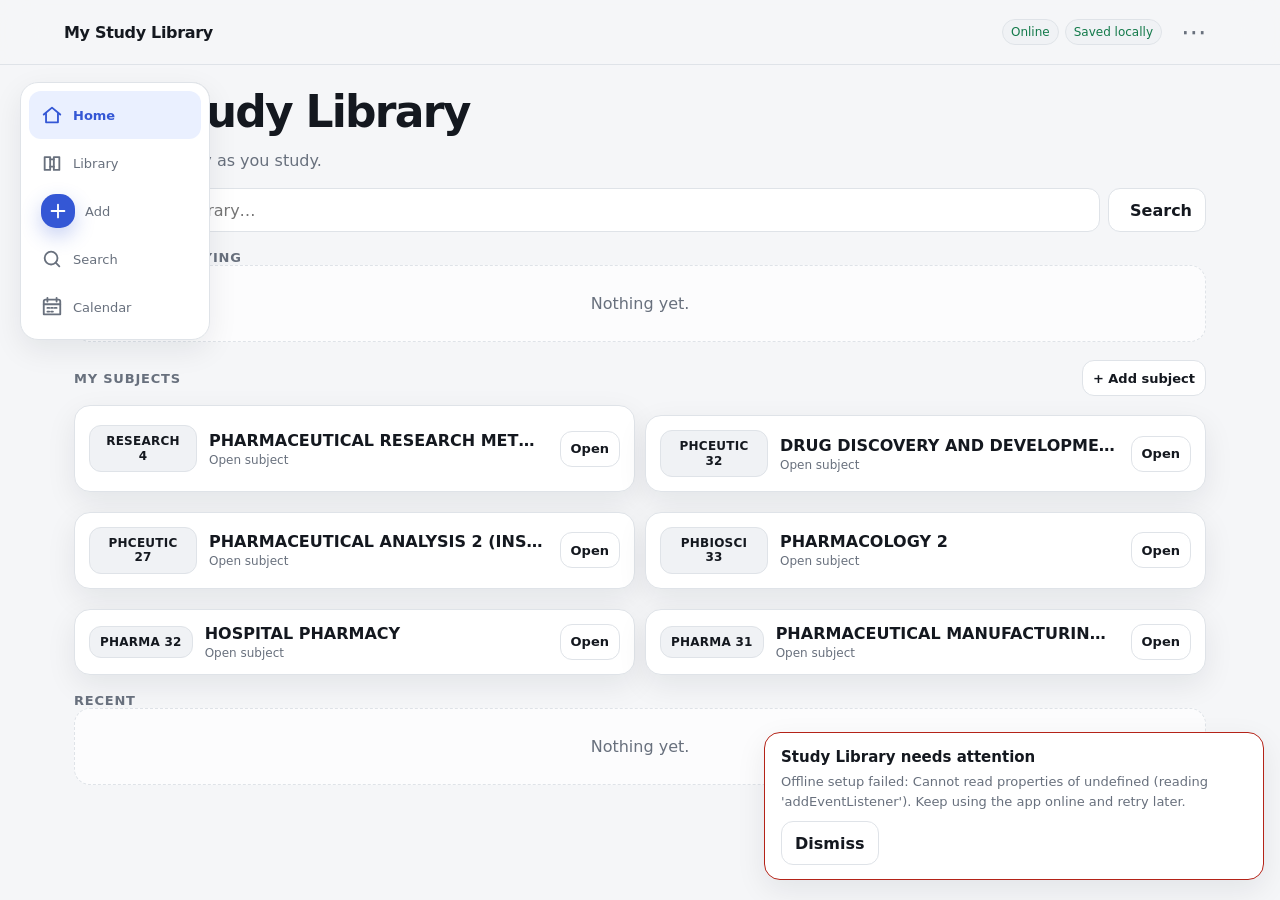
<file: index.html>
<!doctype html>
<html lang="en">
<head>
<meta charset="utf-8" />
<meta name="viewport" content="width=device-width,initial-scale=1,viewport-fit=cover" />
<meta name="color-scheme" content="light dark" />
<title>Personal Study Library — Unified Study Modules</title>

<meta name="theme-color" content="#3457d5">
<link rel="manifest" href="./manifest.webmanifest">
<link rel="icon" href="./assets/icons/icon-192.png">
<link rel="apple-touch-icon" href="./assets/icons/icon-192.png">
<link rel="stylesheet" href="./css/app.css">
<link rel="stylesheet" href="./css/pwa.css">
<link rel="stylesheet" href="./css/study-enhancements.css">
<link rel="stylesheet" href="./css/device-layout.css">
</head>
<body>
<div class="app">
  <header class="topbar"><div class="topbar-inner"><div class="top-title" id="topTitle">My Study Library</div><div class="status-row"><span class="badge" id="networkBadge">Offline</span><span class="badge save-badge saved" id="saveBadge">Saved locally</span></div><button class="kebab" onclick="openAppMenu()" aria-label="Library settings and actions">⋯</button></div></header>
  <main class="main" id="main"></main>
  <nav class="bottom-nav" id="bottomNav"></nav>
  <button class="calendar-side-launch" id="calendarSideLaunch" type="button" onclick="openCalendar()" aria-label="Open calendar"><svg viewBox="0 0 24 24" aria-hidden="true"><path d="M5 4h14a2 2 0 0 1 2 2v14H3V6a2 2 0 0 1 2-2z"/><path d="M7 2v4M17 2v4M3 9h18"/><path d="M7 13h2M11 13h2M15 13h2M7 17h2M11 17h2"/></svg><span class="calendar-side-label">Calendar</span></button>
</div>
<div id="sheetHost"></div><div id="toastHost"></div>


<script src="./js/version.js"></script>
<script src="./js/storage.js"></script>
<script src="./js/pdf-reader.js"></script>
<script src="./js/study-core.js"></script>
<script src="./js/app.js"></script>
<script src="./js/topic-study.js"></script>
<script src="./js/accessibility.js"></script>
<script src="./js/integration.js"></script>
<script src="./js/device-environment.js"></script>
<script src="./js/updater.js"></script>
</body>
</html>
</file>
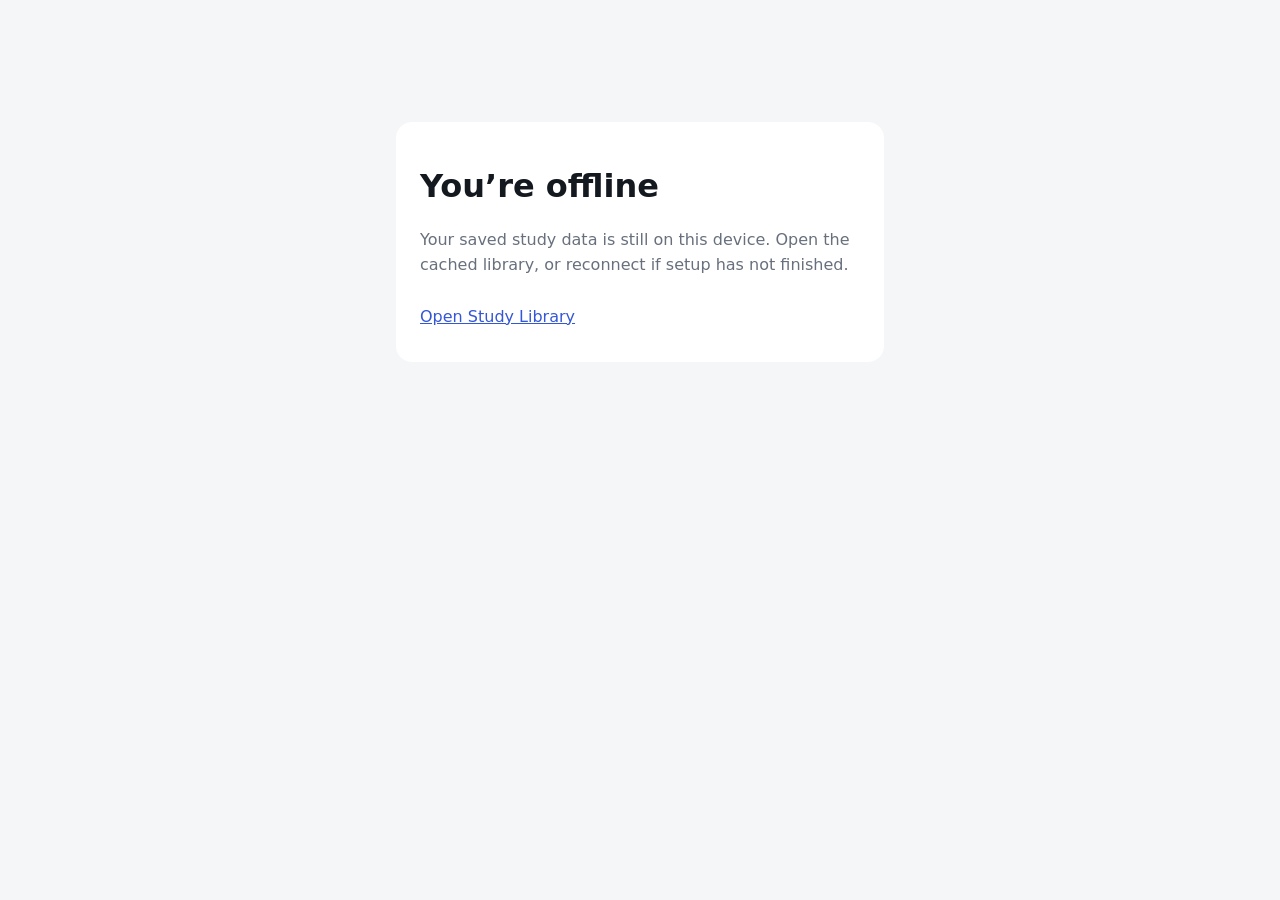
<file: offline.html>
<!doctype html><html lang="en"><head><meta charset="utf-8"><meta name="viewport" content="width=device-width,initial-scale=1"><meta name="theme-color" content="#3457d5"><title>Study Library — Offline</title><style>body{font:16px system-ui;background:#f5f6f8;color:#14181f;margin:0;padding:32px}main{max-width:440px;margin:10vh auto;padding:24px;background:white;border-radius:16px}a{display:inline-flex;align-items:center;min-height:44px;color:#3457d5}p{line-height:1.6;color:#68707d}</style></head><body><main><h1>You’re offline</h1><p>Your saved study data is still on this device. Open the cached library, or reconnect if setup has not finished.</p><a href="./">Open Study Library</a></main></body></html>
</file>
<file: css/app.css>
:root{
  --bg:#f5f6f8;--surface:#ffffff;--surface2:#f0f2f5;--ink:#14181f;--muted:#68707d;--line:#dfe3e8;
  --accent:#3457d5;--accent2:#eaf0ff;--danger:#b42318;--good:#137a4a;--warn:#a15c00;--shadow:0 10px 30px rgba(15,23,42,.08);
  --radius:16px;--nav-h:70px;--tap:44px;
}
html[data-theme="dark"]{--bg:#101318;--surface:#171b22;--surface2:#202631;--ink:#eef2f6;--muted:#9ca7b5;--line:#2c3440;--accent:#7f9cff;--accent2:#202b4a;--shadow:0 12px 34px rgba(0,0,0,.28)}
*{box-sizing:border-box}html,body{margin:0;min-height:100%;font-family:Inter,ui-sans-serif,system-ui,-apple-system,Segoe UI,Roboto,Arial,sans-serif;background:var(--bg);color:var(--ink)}
button,input,textarea,select{font:inherit;color:inherit}button{cursor:pointer}.hidden{display:none!important}.app{min-height:100vh;padding-bottom:calc(var(--nav-h) + env(safe-area-inset-bottom))}
.topbar{position:sticky;top:0;z-index:30;background:color-mix(in srgb,var(--bg) 88%,transparent);backdrop-filter:blur(16px);border-bottom:1px solid var(--line)}
.topbar-inner{max-width:1180px;margin:auto;display:flex;align-items:center;gap:10px;padding:10px 14px}.top-title{font-weight:800;letter-spacing:-.02em;flex:1}.status-row{display:flex;gap:6px;align-items:center}.badge{font-size:12px;padding:5px 8px;border-radius:999px;background:var(--surface2);color:var(--muted);border:1px solid var(--line)}.save-badge.saved{color:var(--good)}
.main{max-width:1180px;margin:0 auto;padding:14px}.view{animation:fade .18s ease}@keyframes fade{from{opacity:.4;transform:translateY(3px)}to{opacity:1;transform:none}}
.h1{font-size:clamp(28px,6vw,44px);line-height:1.05;margin:6px 0 8px;letter-spacing:-.04em}.h2{font-size:22px;margin:0 0 10px;letter-spacing:-.02em}.h3{font-size:16px;margin:0 0 8px}.muted{color:var(--muted)}.small{font-size:12px}.section{margin:18px 0}.section-head{display:flex;align-items:center;justify-content:space-between;gap:10px;margin-bottom:9px}.section-title{font-size:13px;font-weight:800;letter-spacing:.06em;text-transform:uppercase;color:var(--muted)}
.card{background:var(--surface);border:1px solid var(--line);border-radius:var(--radius);box-shadow:var(--shadow);padding:14px}.card.flat{box-shadow:none}.card + .card{margin-top:10px}.empty{padding:28px 18px;border:1px dashed var(--line);border-radius:var(--radius);text-align:center;color:var(--muted);background:color-mix(in srgb,var(--surface) 65%,transparent)}
.btn{min-height:var(--tap);border:1px solid var(--line);background:var(--surface);border-radius:12px;padding:9px 13px;font-weight:700;display:inline-flex;align-items:center;justify-content:center;gap:8px}.btn:hover{filter:brightness(.98)}.btn.primary{background:var(--accent);border-color:var(--accent);color:white}.btn.ghost{background:transparent}.btn.danger{color:var(--danger)}.btn.small{min-height:36px;padding:7px 10px;font-size:13px}.btn.icon{width:44px;padding:0}.btn.active{background:var(--accent2);border-color:var(--accent);color:var(--accent)}
.search{display:flex;gap:8px}.input,.textarea,.select{width:100%;border:1px solid var(--line);background:var(--surface);border-radius:12px;padding:11px 12px;outline:none}.input:focus,.textarea:focus,.select:focus{border-color:var(--accent);box-shadow:0 0 0 3px color-mix(in srgb,var(--accent) 15%,transparent)}.textarea{min-height:120px;resize:vertical}.label{display:block;font-size:12px;font-weight:800;color:var(--muted);margin:0 0 6px}.field{margin-bottom:12px}
.grid{display:grid;gap:10px}.grid2{grid-template-columns:repeat(2,minmax(0,1fr))}.grid3{grid-template-columns:repeat(3,minmax(0,1fr))}.list{display:grid;gap:9px}.list-row{display:flex;align-items:center;gap:10px;padding:12px;background:var(--surface);border:1px solid var(--line);border-radius:14px}.list-main{flex:1;min-width:0}.list-title{font-weight:800;white-space:nowrap;overflow:hidden;text-overflow:ellipsis}.list-sub{font-size:12px;color:var(--muted);margin-top:3px;white-space:nowrap;overflow:hidden;text-overflow:ellipsis}.swatch{width:12px;height:12px;border-radius:50%;flex:0 0 auto}.kebab{border:0;background:transparent;color:var(--muted);font-size:22px;padding:0 6px}
.subject-card{display:flex;align-items:center;gap:12px}.subject-icon{width:46px;height:46px;border-radius:14px;display:grid;place-items:center;background:var(--surface2);font-weight:900}.subject-code{min-width:86px;max-width:108px;padding:8px 10px;border-radius:12px;background:var(--surface2);border:1px solid var(--line);font-size:12px;font-weight:850;letter-spacing:.02em;line-height:1.2;text-align:center;color:var(--ink)}.chips{display:flex;flex-wrap:wrap;gap:7px}.chip{padding:6px 9px;border:1px solid var(--line);border-radius:999px;background:var(--surface);font-size:12px;color:var(--muted)}
.bottom-nav{position:fixed;z-index:50;left:0;right:0;bottom:0;height:calc(var(--nav-h) + env(safe-area-inset-bottom));padding-bottom:env(safe-area-inset-bottom);background:color-mix(in srgb,var(--surface) 92%,transparent);backdrop-filter:blur(18px);border-top:1px solid var(--line);display:grid;grid-template-columns:repeat(5,1fr)}.nav-btn{border:0;background:transparent;color:var(--muted);display:flex;flex-direction:column;align-items:center;justify-content:center;gap:3px;font-size:11px;min-width:0}.nav-btn svg{width:22px;height:22px;stroke:currentColor;fill:none;stroke-width:2;stroke-linecap:round;stroke-linejoin:round}.nav-btn.active{color:var(--accent);font-weight:800}.nav-add{width:46px;height:46px;border-radius:15px;background:var(--accent);color:white;display:grid;place-items:center;margin-top:-7px;box-shadow:0 8px 20px color-mix(in srgb,var(--accent) 28%,transparent)}
.sheet-backdrop{position:fixed;inset:0;background:rgba(10,15,25,.38);z-index:100;display:flex;align-items:flex-end;justify-content:center}.sheet{width:min(680px,100%);max-height:88vh;overflow:auto;background:var(--surface);border-radius:22px 22px 0 0;padding:12px 16px calc(18px + env(safe-area-inset-bottom));box-shadow:0 -20px 60px rgba(0,0,0,.2)}.sheet-grab{width:44px;height:5px;border-radius:999px;background:var(--line);margin:2px auto 14px}.sheet-head{display:flex;align-items:center;gap:8px;margin-bottom:12px}.sheet-head h2{flex:1;margin:0;font-size:20px}.sheet-actions{display:flex;gap:8px;justify-content:flex-end;flex-wrap:wrap;margin-top:14px}.sheet-option{width:100%;text-align:left;border:1px solid var(--line);background:var(--surface);border-radius:14px;padding:13px;margin:6px 0;font-weight:800}.sheet-option span{display:block;font-size:12px;font-weight:500;color:var(--muted);margin-top:3px}
.topic-hero{display:flex;align-items:flex-start;gap:12px}.topic-hero .grow{flex:1}.progressbar{height:9px;border-radius:999px;background:var(--surface2);overflow:hidden}.progressbar>div{height:100%;background:var(--accent);border-radius:inherit}.tool-tabs{display:flex;gap:7px;overflow:auto;padding:2px 0 8px;scrollbar-width:none}.tool-tabs::-webkit-scrollbar{display:none}.tool-tab{white-space:nowrap;border:1px solid var(--line);background:var(--surface);border-radius:999px;padding:8px 11px;font-weight:750}.tool-tab.active{background:var(--accent);color:white;border-color:var(--accent)}
.material-grid{display:grid;gap:9px}.material-card{display:flex;gap:10px;align-items:center;padding:12px;border:1px solid var(--line);border-radius:14px;background:var(--surface)}.material-icon{width:42px;height:42px;border-radius:12px;background:var(--surface2);display:grid;place-items:center;font-size:12px;font-weight:900}.state-pill{font-size:10px;font-weight:900;letter-spacing:.05em;padding:4px 6px;border-radius:999px;background:var(--surface2);color:var(--muted)}
.reader-shell{position:relative}.reader-toolbar{position:sticky;top:61px;z-index:18;display:flex;gap:6px;overflow:auto;padding:8px;background:color-mix(in srgb,var(--surface) 94%,transparent);backdrop-filter:blur(14px);border:1px solid var(--line);border-radius:14px;margin-bottom:8px}.reader-tool{min-width:42px;height:42px;border:1px solid var(--line);background:var(--surface);border-radius:11px;display:grid;place-items:center}.reader-tool.active{background:var(--accent2);border-color:var(--accent);color:var(--accent)}.reader-tool svg{width:21px;height:21px;stroke:currentColor;fill:none;stroke-width:2;stroke-linecap:round;stroke-linejoin:round}.tool-settings{display:flex;gap:10px;flex-wrap:wrap;align-items:center;padding:9px 10px;border:1px solid var(--line);background:var(--surface);border-radius:12px;margin-bottom:8px}.color-dot{width:28px;height:28px;border-radius:50%;border:2px solid var(--surface);outline:1px solid var(--line)}.color-dot.selected{outline:3px solid var(--accent)}.mini-range{width:140px}.preview-line{width:84px;height:22px;position:relative;border:1px solid var(--line);border-radius:8px;background:var(--surface2)}.preview-line span{position:absolute;left:9px;right:9px;top:50%;transform:translateY(-50%);border-radius:999px;background:var(--ink)}
.reader-wrap{position:relative;border:1px solid var(--line);border-radius:14px;background:var(--surface);overflow:hidden}.reader-scroll{position:relative;max-height:72vh;overflow:auto}.reader-text{position:relative;z-index:1;padding:22px;white-space:pre-wrap;line-height:1.72;font-size:16px;min-height:500px}.reader-text mark{padding:0;border-radius:2px;color:inherit;cursor:pointer}.anno-canvas{position:absolute;left:0;top:0;z-index:5;touch-action:none}.reader-info{padding:12px}.unsupported{padding:24px;text-align:center;color:var(--muted)}
.note-editor{display:grid;gap:8px}.autosave{font-size:11px;color:var(--muted)}
.flashcard-stage{perspective:1000px}.flashcard{min-height:280px;border:1px solid var(--line);border-radius:20px;background:var(--surface);display:grid;place-items:center;padding:28px;text-align:center;font-size:24px;font-weight:800;box-shadow:var(--shadow);transform-style:preserve-3d;transition:transform .35s}.flashcard.flipped{transform:rotateY(180deg)}.flash-side{backface-visibility:hidden;position:absolute;padding:24px}.flash-back{transform:rotateY(180deg)}.rating-row{display:grid;grid-template-columns:repeat(4,1fr);gap:7px;margin-top:10px}.rating-row .btn{font-size:12px;padding:8px 5px}
.quizbox{max-width:780px;margin:auto}.choice{display:block;width:100%;text-align:left;border:1px solid var(--line);background:var(--surface);border-radius:12px;padding:12px;margin:8px 0}.choice.selected{border-color:var(--accent);background:var(--accent2)}.choice.correct{border-color:#49a575;background:color-mix(in srgb,#49a575 12%,var(--surface))}.choice.wrong{border-color:#d56a64;background:color-mix(in srgb,#d56a64 11%,var(--surface))}.quiz-actions{display:flex;gap:7px;flex-wrap:wrap}.confidence{display:flex;gap:7px;flex-wrap:wrap;margin-top:10px}.confidence .btn{flex:1}.option-explain{padding:9px;border:1px solid var(--line);border-radius:10px;margin-top:6px;font-size:13px}
.table-wrap{overflow:auto;border:1px solid var(--line);border-radius:14px}.study-table{border-collapse:collapse;width:100%;min-width:640px;background:var(--surface)}.study-table th,.study-table td{border-bottom:1px solid var(--line);border-right:1px solid var(--line);padding:10px;text-align:left;vertical-align:top}.study-table th{background:var(--surface2);position:sticky;top:0}.cell-hidden{filter:blur(6px);user-select:none;cursor:pointer}.cell-cover{background:var(--surface2);border-radius:6px;padding:2px 5px}
.metric-grid{display:grid;grid-template-columns:repeat(2,minmax(0,1fr));gap:9px}.metric{padding:12px;border:1px solid var(--line);border-radius:14px;background:var(--surface)}.metric b{font-size:24px;display:block;margin-top:3px}.share-check{display:flex;gap:9px;align-items:flex-start;padding:10px;border:1px solid var(--line);border-radius:12px;margin:7px 0}.share-check input{margin-top:3px}.privacy-note{padding:11px;border:1px solid color-mix(in srgb,var(--accent) 35%,var(--line));background:var(--accent2);border-radius:12px;font-size:13px}
.toast{position:fixed;z-index:200;left:50%;bottom:calc(var(--nav-h) + 18px);transform:translateX(-50%);background:#111827;color:white;padding:10px 13px;border-radius:999px;font-size:13px;box-shadow:0 10px 30px rgba(0,0,0,.25);max-width:90%;text-align:center}
.desktop-sidebar{display:none}.split{display:grid;gap:12px}.checkline{display:flex;align-items:center;gap:8px}.danger-zone{border:1px solid color-mix(in srgb,var(--danger) 35%,var(--line));border-radius:14px;padding:12px}.roadmap-details{margin-top:10px;border-top:1px solid var(--line);padding-top:10px}.roadmap-details summary{cursor:pointer;font-weight:800;list-style:none}.roadmap-details summary::-webkit-details-marker{display:none}.roadmap-flow{display:flex;flex-wrap:wrap;gap:6px;align-items:center;margin:10px 0}.roadmap-step{padding:6px 9px;border:1px solid var(--line);border-radius:999px;background:var(--surface2);font-size:12px;font-weight:750}.roadmap-arrow{color:var(--muted);font-size:12px}

/* ----------------------------- Calendar ----------------------------- */
.calendar-home-card{display:flex;align-items:center;gap:12px}.calendar-home-date{width:56px;height:58px;border:1px solid var(--line);border-radius:14px;background:var(--surface2);display:grid;place-items:center;align-content:center;flex:0 0 auto}.calendar-home-date b{font-size:22px;line-height:1}.calendar-home-date span{font-size:10px;font-weight:900;letter-spacing:.08em;text-transform:uppercase;color:var(--muted);margin-top:4px}
.calendar-shell{display:grid;gap:12px}.calendar-toolbar{display:flex;align-items:center;gap:8px;flex-wrap:wrap}.calendar-toolbar .h2{margin:0;flex:1;min-width:150px}.calendar-grid{display:grid;grid-template-columns:repeat(7,minmax(0,1fr));gap:3px}.calendar-weekday{text-align:center;font-size:11px;font-weight:850;color:var(--muted);padding:6px 0}.calendar-day{position:relative;min-width:0;min-height:48px;border:1px solid transparent;border-radius:11px;background:transparent;color:var(--ink);padding:5px 3px;display:flex;flex-direction:column;align-items:center;justify-content:flex-start;gap:3px}.calendar-day:hover{background:var(--surface2)}.calendar-day.empty{pointer-events:none}.calendar-day.selected{border-color:var(--accent);background:var(--accent2);font-weight:850}.calendar-day.today{box-shadow:inset 0 0 0 1px var(--accent)}.calendar-day.today .calendar-day-num::after{content:'•';display:inline-block;margin-left:3px;color:var(--accent);font-size:11px;vertical-align:top}.calendar-day-num{font-size:13px;line-height:1.2}.calendar-note-count{min-width:18px;height:17px;border-radius:999px;padding:0 5px;display:grid;place-items:center;background:var(--surface2);border:1px solid var(--line);font-size:9px;font-weight:900;color:var(--muted)}.calendar-day.selected .calendar-note-count{background:var(--surface);color:var(--accent)}.calendar-note{align-items:flex-start}.calendar-note .list-sub{white-space:normal;line-height:1.4}.calendar-day-label{font-size:11px;color:var(--muted);margin-top:2px}.calendar-empty-day{min-height:48px}
@media(max-width:420px){.calendar-grid{gap:2px}.calendar-day{min-height:46px;border-radius:9px;padding:4px 1px}.calendar-day-num{font-size:12px}.calendar-weekday{font-size:10px}.calendar-note-count{min-width:16px;height:15px;font-size:8px}.calendar-toolbar .btn{padding-left:10px;padding-right:10px}}
.calendar-side-launch{position:fixed;z-index:45;right:10px;bottom:calc(var(--nav-h) + 14px + env(safe-area-inset-bottom));min-height:48px;border:1px solid var(--line);background:color-mix(in srgb,var(--surface) 94%,transparent);color:var(--ink);backdrop-filter:blur(14px);border-radius:15px;padding:9px 10px;display:flex;align-items:center;gap:8px;box-shadow:var(--shadow);font-weight:800}.calendar-side-launch svg{width:21px;height:21px;stroke:currentColor;fill:none;stroke-width:2;stroke-linecap:round;stroke-linejoin:round}.calendar-side-launch .calendar-side-label{display:none}.calendar-side-launch.active{border-color:var(--accent);color:var(--accent);background:var(--accent2)}.calendar-side-launch:focus-visible{outline:3px solid color-mix(in srgb,var(--accent) 30%,transparent);outline-offset:2px}
@media(min-width:850px){.main{padding:20px}.calendar-side-launch{left:20px;right:auto;bottom:auto;top:390px;width:190px;justify-content:flex-start;padding:0 14px;min-height:48px;border-radius:12px}.calendar-side-launch .calendar-side-label{display:inline}.bottom-nav{left:20px;right:auto;top:82px;bottom:auto;width:190px;height:auto;padding:8px;display:flex;flex-direction:column;border:1px solid var(--line);border-radius:18px;background:var(--surface);box-shadow:var(--shadow)}.nav-btn{min-height:48px;flex-direction:row;justify-content:flex-start;padding:0 12px;border-radius:12px;font-size:13px;gap:10px}.nav-btn.active{background:var(--accent2)}.nav-add{width:34px;height:34px;margin:0}.app{padding-bottom:20px}.main{padding-left:225px}.split{grid-template-columns:280px 1fr}.metric-grid{grid-template-columns:repeat(4,minmax(0,1fr))}.grid3{grid-template-columns:repeat(3,minmax(0,1fr))}}
@media(max-width:560px){.grid2,.grid3{grid-template-columns:1fr}.h1{font-size:31px}.reader-text{padding:18px 16px}.reader-toolbar{top:57px}.rating-row{grid-template-columns:repeat(2,1fr)}.topbar-inner{padding:9px 10px}.main{padding:11px}.card{padding:12px}.sheet{padding-left:13px;padding-right:13px}}

/* ----------------------------- Internal PDF.js Reader ----------------------------- */
.pdf-reader{border:1px solid var(--line);border-radius:14px;background:var(--surface);overflow:hidden}
.pdf-reader-controls{position:sticky;top:112px;z-index:14;display:flex;gap:7px;align-items:center;flex-wrap:wrap;padding:8px;border-bottom:1px solid var(--line);background:color-mix(in srgb,var(--surface) 96%,transparent);backdrop-filter:blur(12px)}
.pdf-control-group{display:flex;gap:6px;align-items:center;flex-wrap:wrap}.pdf-page-input{width:64px;text-align:center;padding:8px;border:1px solid var(--line);border-radius:10px;background:var(--surface)}
.pdf-zoom-label{min-width:48px;text-align:center;font-size:12px;font-weight:800;color:var(--muted)}
.pdf-search-row{display:flex;gap:6px;align-items:center;flex:1 1 280px;min-width:220px}.pdf-search-row .input{min-height:38px;padding:8px 10px}.pdf-search-count{font-size:11px;color:var(--muted);min-width:82px;text-align:right}
.pdf-status{padding:18px;text-align:center;color:var(--muted);font-size:13px}.pdf-status.error{color:var(--danger)}
.pdf-scroll{position:relative;max-height:72vh;overflow:auto;overscroll-behavior:contain;background:#e7e9ee;touch-action:pan-x pan-y pinch-zoom;padding:14px}
html[data-theme="dark"] .pdf-scroll{background:#0d1015}
.pdf-page-shell{position:relative;margin:0 auto;background:#fff;box-shadow:0 6px 24px rgba(15,23,42,.16);transform-origin:top left}
.pdf-page-shell canvas{display:block;position:absolute;inset:0;width:100%;height:100%}.pdf-page-shell .pdf-canvas{position:relative;z-index:1}.pdf-anno-canvas{z-index:2;pointer-events:none}.pdf-live-canvas{z-index:3;pointer-events:none}
.pdf-live-canvas.drawing-enabled{pointer-events:auto;cursor:crosshair}.pdf-live-canvas.eraser-active{cursor:cell}
.pdf-reader-foot{display:flex;align-items:center;gap:8px;justify-content:space-between;flex-wrap:wrap;padding:8px 10px;border-top:1px solid var(--line);font-size:11px;color:var(--muted)}
.pdf-stylus-status{display:inline-flex;align-items:center;gap:5px;padding:4px 7px;border:1px solid var(--line);border-radius:999px;background:var(--surface2)}.pdf-stylus-dot{width:7px;height:7px;border-radius:50%;background:var(--good)}
.pdf-search-page-hit{outline:3px solid color-mix(in srgb,var(--accent) 50%,transparent);outline-offset:3px}
.pdf-error-actions{display:flex;gap:8px;justify-content:center;flex-wrap:wrap;margin-top:10px}
.pdf-engine-note{max-width:780px;line-height:1.45}
@media(max-width:700px){.pdf-reader-controls{top:108px;padding:7px}.pdf-control-group{flex:1 1 auto}.pdf-search-row{order:3;flex-basis:100%;min-width:0}.pdf-search-count{min-width:68px}.pdf-scroll{padding:8px;max-height:68vh}.pdf-reader-controls .btn.small{padding:7px 9px}.pdf-zoom-label{min-width:42px}}
@media(prefers-reduced-motion:reduce){.pdf-page-shell{scroll-behavior:auto!important}}


/* ----------------------------- In-app Study Module launcher ----------------------------- */
body.module-open{overflow:hidden}
.module-launch-shell{position:fixed;inset:0;z-index:5000;background:var(--bg);display:flex;flex-direction:column}
.module-launch-head{min-height:56px;display:flex;align-items:center;gap:10px;padding:8px 12px;border-bottom:1px solid var(--line);background:var(--surface);box-shadow:0 1px 8px rgba(15,23,42,.06)}
.module-launch-title{flex:1;min-width:0;display:flex;flex-direction:column;line-height:1.2}
.module-launch-title b{font-size:14px;white-space:nowrap;overflow:hidden;text-overflow:ellipsis}
.module-launch-title span{font-size:11px;color:var(--muted)}
.module-launch-frame{flex:1;min-height:0;width:100%;border:0;background:#fff}
.module-launch-loading{position:absolute;left:50%;top:76px;transform:translateX(-50%);z-index:2;padding:9px 12px;border:1px solid var(--line);border-radius:999px;background:var(--surface);color:var(--muted);font-size:12px;box-shadow:var(--shadow)}
@media(max-width:560px){.module-launch-head{padding:7px 8px}.module-launch-title span{display:none}.module-launch-head .btn{min-height:40px}.module-launch-loading{top:70px}}

/* Continuous PDF scroll update */
.pdf-scroll.pdf-continuous{max-height:74vh;overflow:auto;scroll-behavior:auto;padding:14px;touch-action:pan-x pan-y pinch-zoom}
.pdf-pages{display:flex;flex-direction:column;gap:18px;align-items:center;min-width:0}
.pdf-page-wrap{width:100%;display:flex;flex-direction:column;align-items:center;min-width:0;scroll-margin-top:8px}
.pdf-page-label{font-size:11px;font-weight:750;color:#667085;background:rgba(255,255,255,.9);border:1px solid rgba(0,0,0,.08);border-radius:999px;padding:4px 9px;margin-bottom:6px}
html[data-theme="dark"] .pdf-page-label{background:#171a21;color:#c7cbd3;border-color:#2d323c}
.pdf-page-shell{position:relative;max-width:none;flex:0 0 auto}
.pdf-page-loading{position:absolute;inset:0;display:flex;align-items:center;justify-content:center;color:#667085;background:#fff;font-size:12px;z-index:0}
.pdf-page-shell .pdf-canvas{z-index:1}.pdf-page-shell .pdf-anno-canvas{z-index:2}.pdf-page-shell .pdf-live-canvas{z-index:3}
.pdf-page-shell.pdf-search-page-hit{outline:3px solid rgba(245,158,11,.65);outline-offset:3px}
.reader-ai-btn{position:relative;font-size:11px;font-weight:850;letter-spacing:.02em}.reader-ai-btn .reader-ai-dot{position:absolute;right:5px;top:5px;width:7px;height:7px;border-radius:50%;background:var(--good);box-shadow:0 0 0 2px var(--surface)}.reader-ai-btn.offline{opacity:.45}.reader-ai-btn.offline .reader-ai-dot{background:var(--muted)}
.reader-ai-quick{display:flex;gap:7px;flex-wrap:wrap;margin:10px 0}.reader-ai-context{max-height:150px;overflow:auto;white-space:pre-wrap;padding:10px;border:1px solid var(--line);border-radius:10px;background:var(--surface2);font-size:12px;line-height:1.45}.reader-ai-privacy{padding:9px 10px;border-radius:10px;background:var(--surface2);font-size:12px;color:var(--muted);line-height:1.4}

.calendar-side-launch{display:none}.top-title{overflow:hidden;text-overflow:ellipsis;white-space:nowrap}.kebab{min-width:44px;min-height:44px;font-size:26px}.overflow-actions{display:grid;gap:8px}.overflow-actions .btn{text-align:left;min-height:48px}@media(max-width:600px){.status-row #networkBadge{display:none}.status-row .badge{font-size:10px}.module-launch-title b{font-size:13px}.list-row{flex-wrap:wrap}.list-main{min-width:160px}}

'+SHARED_STUDY_CSS+'
'+SHARED_STUDY_CSS+'
</file>
<file: css/pwa.css>
[hidden]{display:none!important}.pwa-messages{position:fixed;bottom:calc(var(--nav-h,70px) + env(safe-area-inset-bottom) + 12px);right:16px;left:16px;max-width:500px;margin-left:auto;z-index:2147483000;display:grid;gap:8px}.pwa-banner{padding:14px 16px;background:var(--surface,#fff);color:var(--ink,#14181f);border:1px solid var(--line,#dfe3e8);border-radius:var(--radius,16px);box-shadow:var(--shadow,0 4px 20px #0002)}.pwa-banner strong{font-size:15px}.pwa-banner p{font-size:13px;color:var(--muted,#68707d);margin:6px 0 10px;line-height:1.5}.pwa-banner .chips{justify-content:flex-end}.pwa-banner .btn{min-width:70px;min-height:44px}.pwa-error{border-color:var(--danger,#b42318)}body.pwa-saving{pointer-events:none}body.pwa-saving .pwa-messages{pointer-events:auto}@media(min-width:900px){.pwa-messages{bottom:20px}}@media print{.pwa-messages{display:none}}
</file>
<file: css/study-enhancements.css>
button:focus-visible,a:focus-visible,input:focus-visible,select:focus-visible,textarea:focus-visible,[tabindex]:focus-visible{outline:3px solid var(--accent,#3457d5);outline-offset:3px}
.sheet button,.sheet select,.sheet input:not([type=checkbox]):not([type=range]):not([type=color]){min-height:44px}
.sheet:has(#topicStudyFrame){width:min(1180px,100%);max-height:96dvh;padding:8px;overflow:hidden}
#topicStudyFrame{display:block;background:var(--bg,#f5f6f8)}
.sheet[role=dialog]{overscroll-behavior:contain}
@media(min-width:900px){.sheet:has(#topicStudyFrame){margin:auto;border-radius:16px}}
</file>
<file: css/device-layout.css>
.material-open,.module-open-button{display:flex;align-items:center;gap:12px;flex:1;min-width:0;min-height:64px;text-align:left;border:0;background:transparent;color:inherit;padding:8px;border-radius:10px;touch-action:manipulation;cursor:pointer}
.material-open .list-main,.module-open-button .list-main{display:block;min-width:0}.material-open .list-title,.material-open .list-sub,.module-open-button .list-title,.module-open-button .list-sub{display:block;overflow-wrap:anywhere}
.material-open:active,.module-open-button:active{background:var(--accent2)}
.material-card .state-pill{flex:none}.material-card{gap:6px}
html[data-platform=ios] input,html[data-platform=ios] select,html[data-platform=ios] textarea{font-size:max(16px,1em)}
.topbar{padding-top:env(safe-area-inset-top)}.sheet{padding-bottom:calc(16px + env(safe-area-inset-bottom))}
.module-launch-shell{height:100dvh;padding-top:env(safe-area-inset-top)}
@media(max-width:599px){.material-card{flex-wrap:wrap}.material-open{flex-basis:75%;min-height:64px}.status-row .badge:first-child{display:none}.list-row{gap:7px}.module-open-button{padding:5px}.reader-text{max-width:100%;overflow-wrap:anywhere}.section-head{flex-wrap:wrap}}
@media(min-width:600px) and (max-width:1399px){.main{padding:18px 24px}.grid2{grid-template-columns:repeat(2,minmax(0,1fr))}.reader-text{max-width:860px;margin-inline:auto}.sheet{max-width:min(960px,100%)}.material-open,.module-open-button{min-height:72px}.btn,.sheet-option{min-height:44px}}
@media(orientation:landscape) and (max-height:600px){.sheet{max-height:94dvh}.topbar-inner{padding-block:6px}.pdf-scroll{min-height:180px}.module-launch-head{min-height:44px}}
@media(prefers-reduced-motion:reduce){.view{animation:none}html{scroll-behavior:auto}}
</file>
